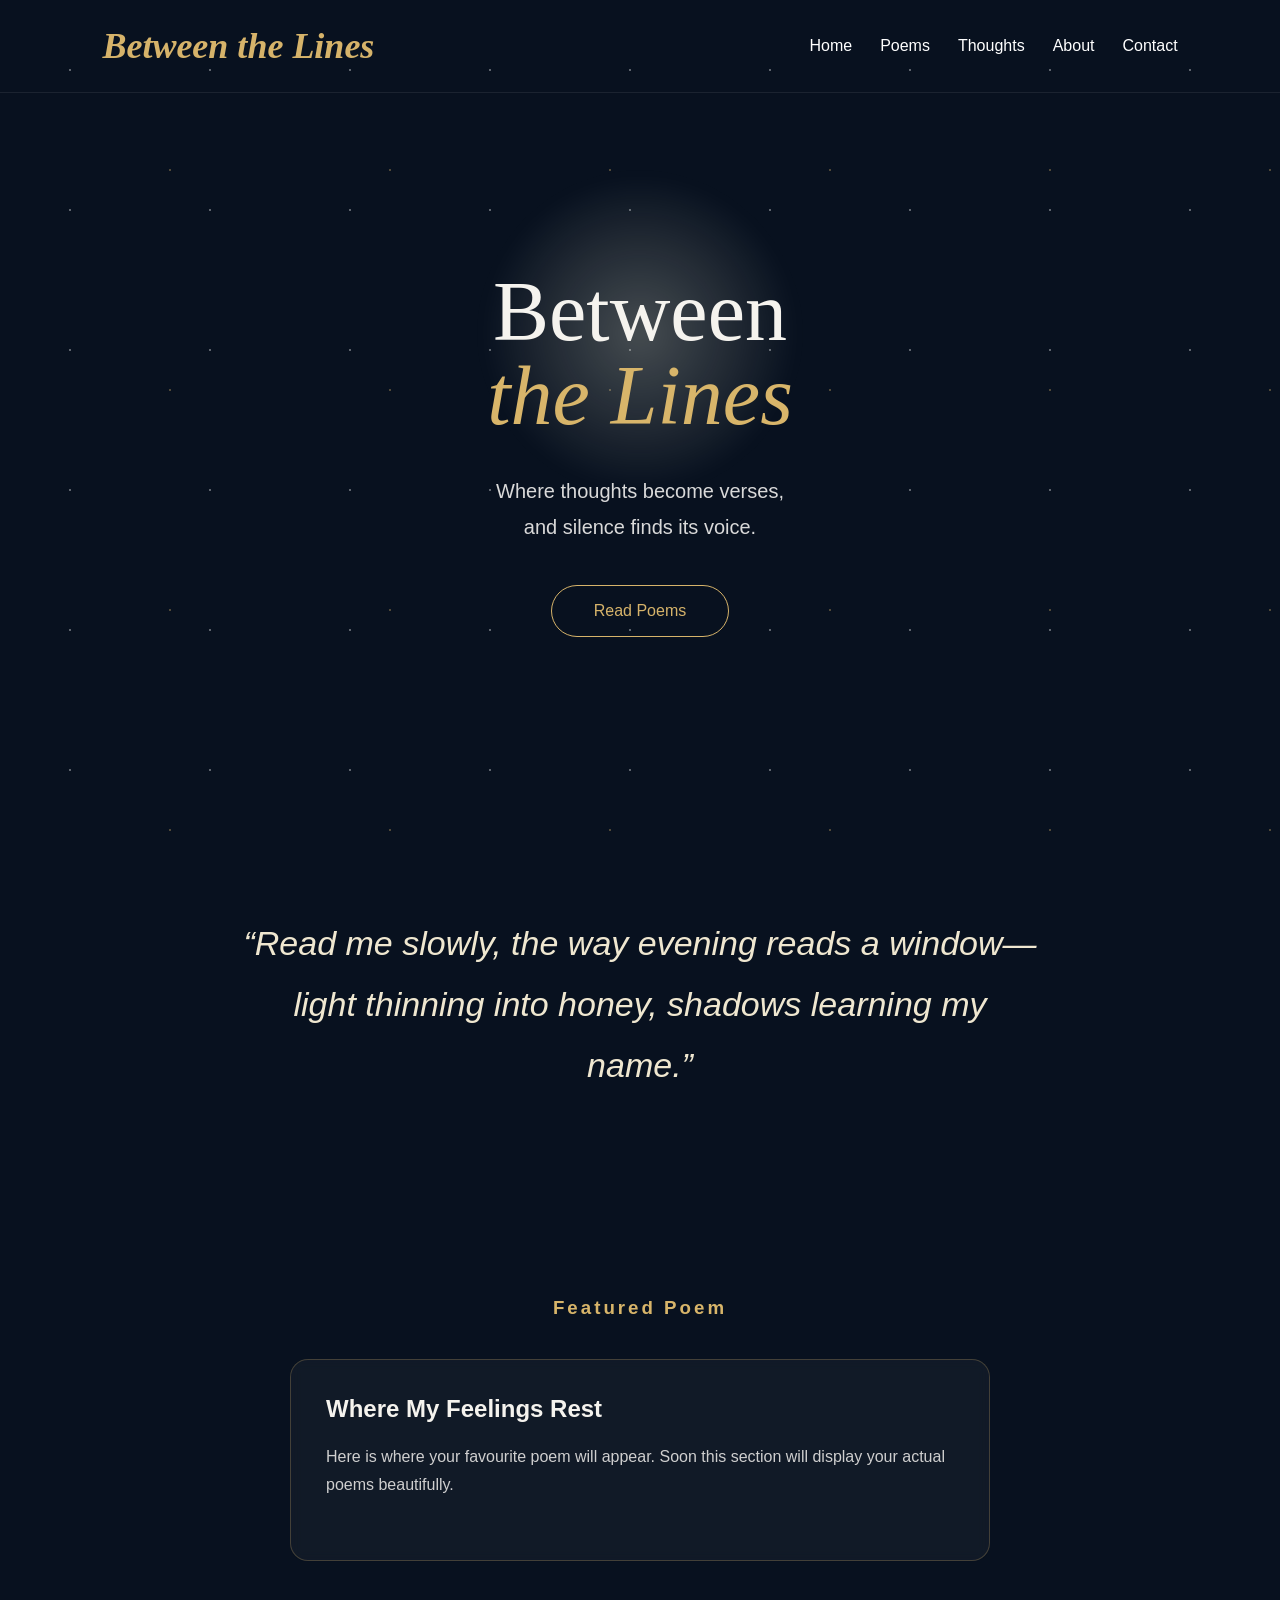
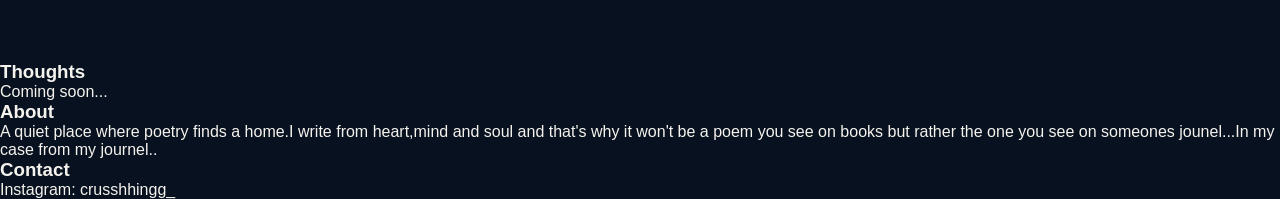
<file: index.html>
<!DOCTYPE html>
<html lang="en">
<head>
    <meta charset="UTF-8">
    <meta name="viewport" content="width=device-width, initial-scale=1.0">
    <title>Between the Lines</title>
    <link rel="stylesheet" href="style.css">
</head>
<body>

<div class="stars"></div>

<nav>
    <h1>Between the Lines</h1>

    <ul>
        <li><a href="#">Home</a></li>
        <li><a href="#featured-poem">Poems</a></li>
        <li><a href="#thoughts">Thoughts</a></li>
        <li><a href="#about">About</a></li>
        <li><a href="#contact">Contact</a></li>
    </ul>
</nav>

<section class="hero">
    <h2>Between <br><span>the Lines</span></h2>

    <p>
        Where thoughts become verses,<br>
        and silence finds its voice.
    </p>

    <a href="poems.html" class="btn">Read Poems</a>
</section>

<section class="quote">
    <p>
        “Read me slowly, the way evening reads a window—light thinning into honey, shadows learning my name.”
    </p>
</section>

<section id="featured-poem" class="featured">
    <h3>Featured Poem</h3>

    <div class="poem-card">
        <h2>Where My Feelings Rest</h2>

        <p>
            Here is where your favourite poem will appear.
            Soon this section will display your actual poems beautifully.
        </p>
    </div>
</section>

<section id="thoughts">
    <h3>Thoughts</h3>
    <p>Coming soon...</p>
</section>

<section id="about">
    <h3>About</h3>
    <p>A quiet place where poetry finds a home.I write from heart,mind and soul and that's why it won't be a poem you see on books but rather the one you see on someones jounel...In my case from my journel..</p>
</section>

<section id="contact">
    <h3>Contact</h3>
    <p>Instagram: crusshhingg_</p>
</section>

<script src="script.js"></script>

</body>
</html>
</file>
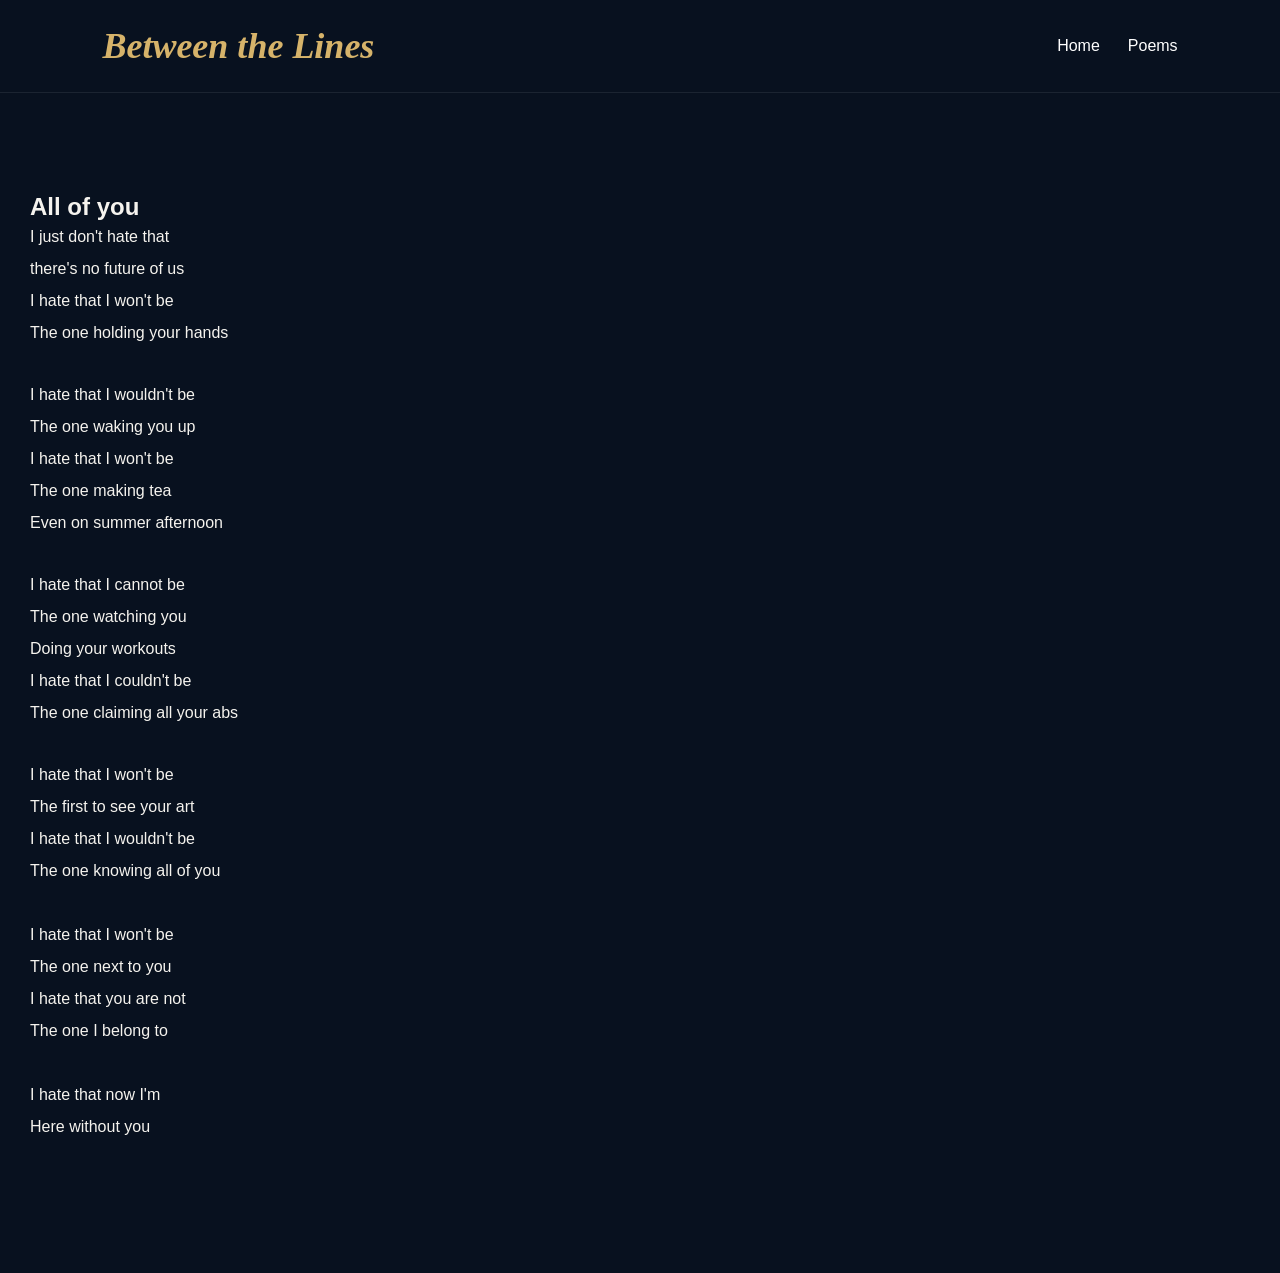
<file: all-of-you.html>
<!DOCTYPE html>
<html lang="en">
<head>
<meta charset="UTF-8">
<meta name="viewport" content="width=device-width, initial-scale=1.0">
<title>All of you | Between the Lines</title>
<link rel="stylesheet" href="style.css">
</head>

<body>

<nav>
<h1>Between the Lines</h1>
<ul>
<li><a href="index.html">Home</a></li>
<li><a href="poems.html">Poems</a></li>
</ul>
</nav>

<section class="featured poem">

<h1>All of you</h1>

<p>
I just don't hate that<br>
there's no future of us<br>
I hate that I won't be<br>
The one holding your hands
</p>

<p>
I hate that I wouldn't be<br>
The one waking you up<br>
I hate that I won't be<br>
The one making tea<br>
Even on summer afternoon
</p>

<p>
I hate that I cannot be<br>
The one watching you<br>
Doing your workouts<br>
I hate that I couldn't be<br>
The one claiming all your abs
</p>

<p>
I hate that I won't be<br>
The first to see your art<br>
I hate that I wouldn't be<br>
The one knowing all of you<br>
<br>
I hate that I won't be<br>
The one next to you<br>
I hate that you are not<br>
The one I belong to<br>
<br>
I hate that now I'm<br>
Here without you
</p>

</section>

</body>
</html>
</file>
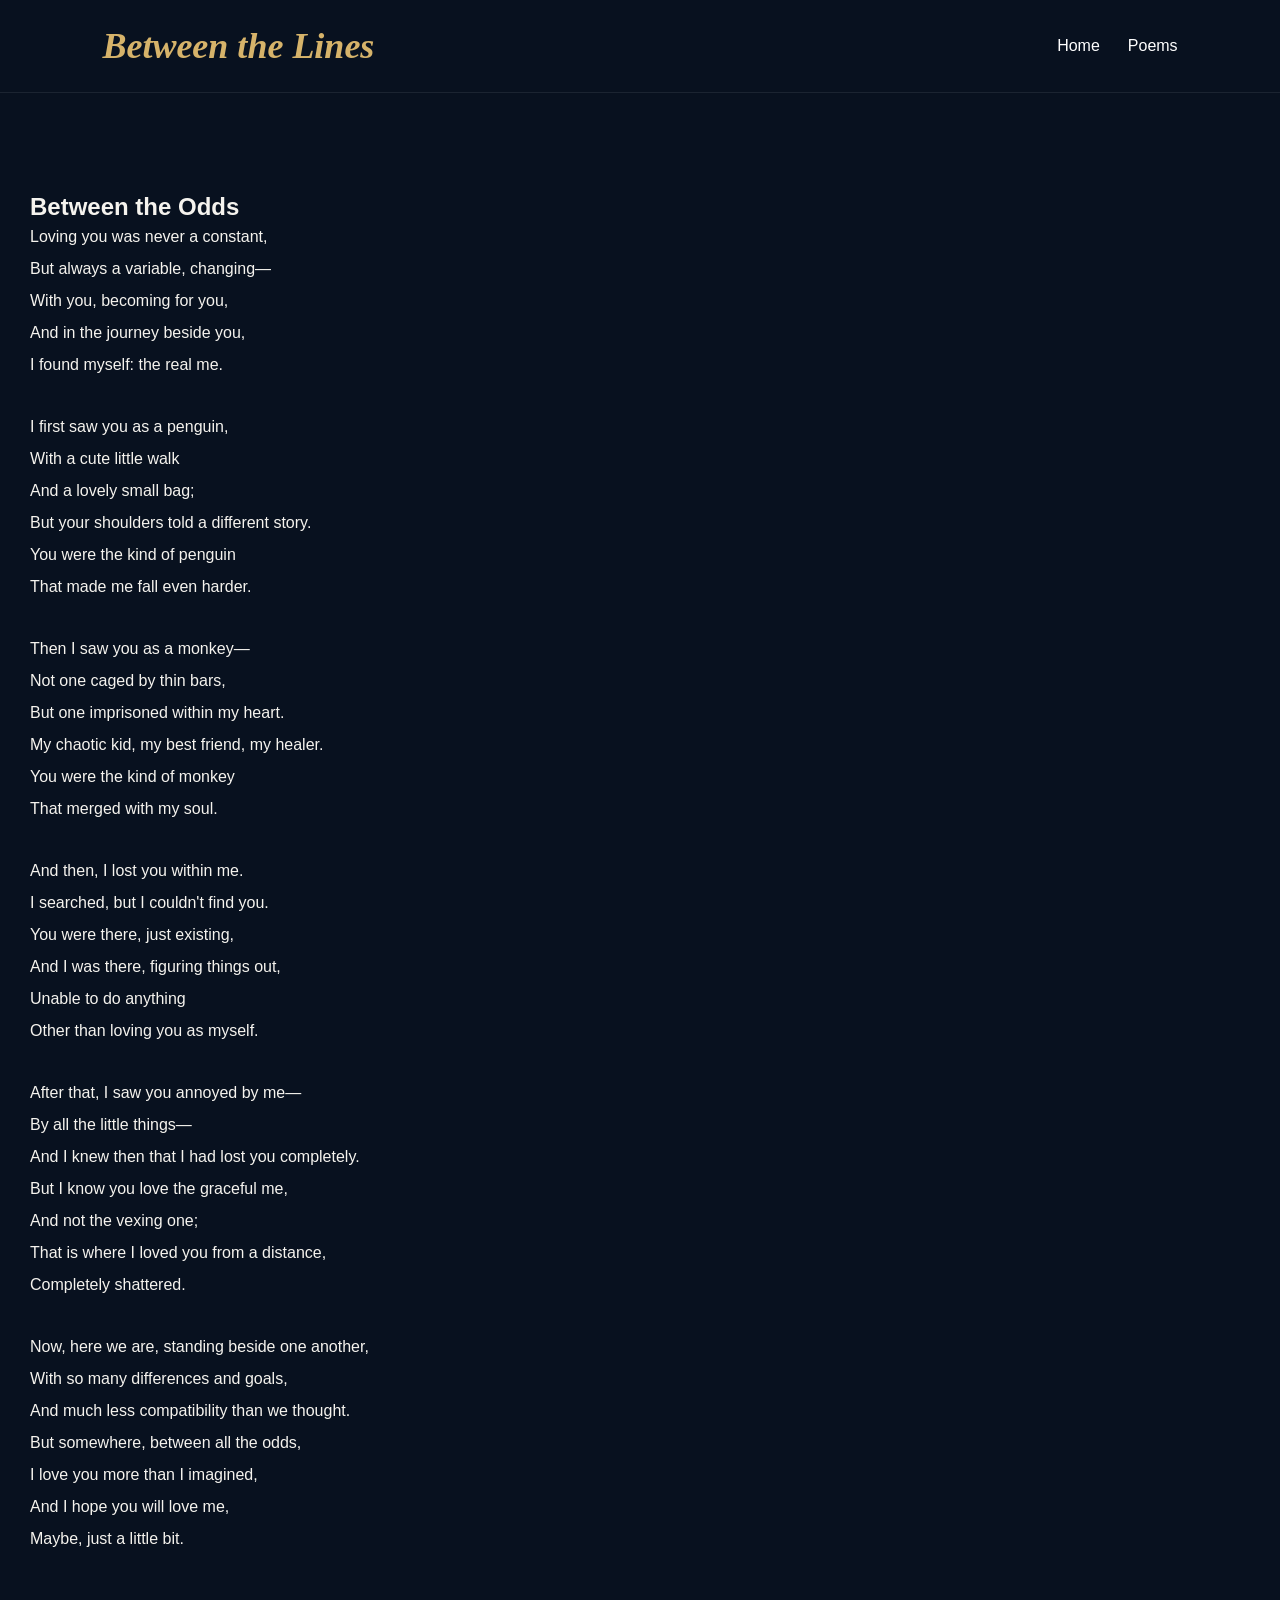
<file: between-the-odds.html>
<!DOCTYPE html>
<html lang="en">
<head>
<meta charset="UTF-8">
<meta name="viewport" content="width=device-width, initial-scale=1.0">
<title>Between the Odds | Between the Lines</title>
<link rel="stylesheet" href="style.css">
</head>

<body>

<nav>
<h1>Between the Lines</h1>
<ul>
<li><a href="index.html">Home</a></li>
<li><a href="poems.html">Poems</a></li>
</ul>
</nav>

<section class="featured poem">

<h1>Between the Odds</h1>

<p>
Loving you was never a constant,<br>
But always a variable, changing—<br>
With you, becoming for you,<br>
And in the journey beside you,<br>
I found myself: the real me.
</p>

<p>
I first saw you as a penguin,<br>
With a cute little walk<br>
And a lovely small bag;<br>
But your shoulders told a different story.<br>
You were the kind of penguin<br>
That made me fall even harder.
</p>

<p>
Then I saw you as a monkey—<br>
Not one caged by thin bars,<br>
But one imprisoned within my heart.<br>
My chaotic kid, my best friend, my healer.<br>
You were the kind of monkey<br>
That merged with my soul.
</p>

<p>
And then, I lost you within me.<br>
I searched, but I couldn't find you.<br>
You were there, just existing,<br>
And I was there, figuring things out,<br>
Unable to do anything<br>
Other than loving you as myself.
</p>

<p>
After that, I saw you annoyed by me—<br>
By all the little things—<br>
And I knew then that I had lost you completely.<br>
But I know you love the graceful me,<br>
And not the vexing one;<br>
That is where I loved you from a distance,<br>
Completely shattered.
</p>

<p>
Now, here we are, standing beside one another,<br>
With so many differences and goals,<br>
And much less compatibility than we thought.<br>
But somewhere, between all the odds,<br>
I love you more than I imagined,<br>
And I hope you will love me,<br>
Maybe, just a little bit.
</p>

</section>

</body>
</html>
</file>
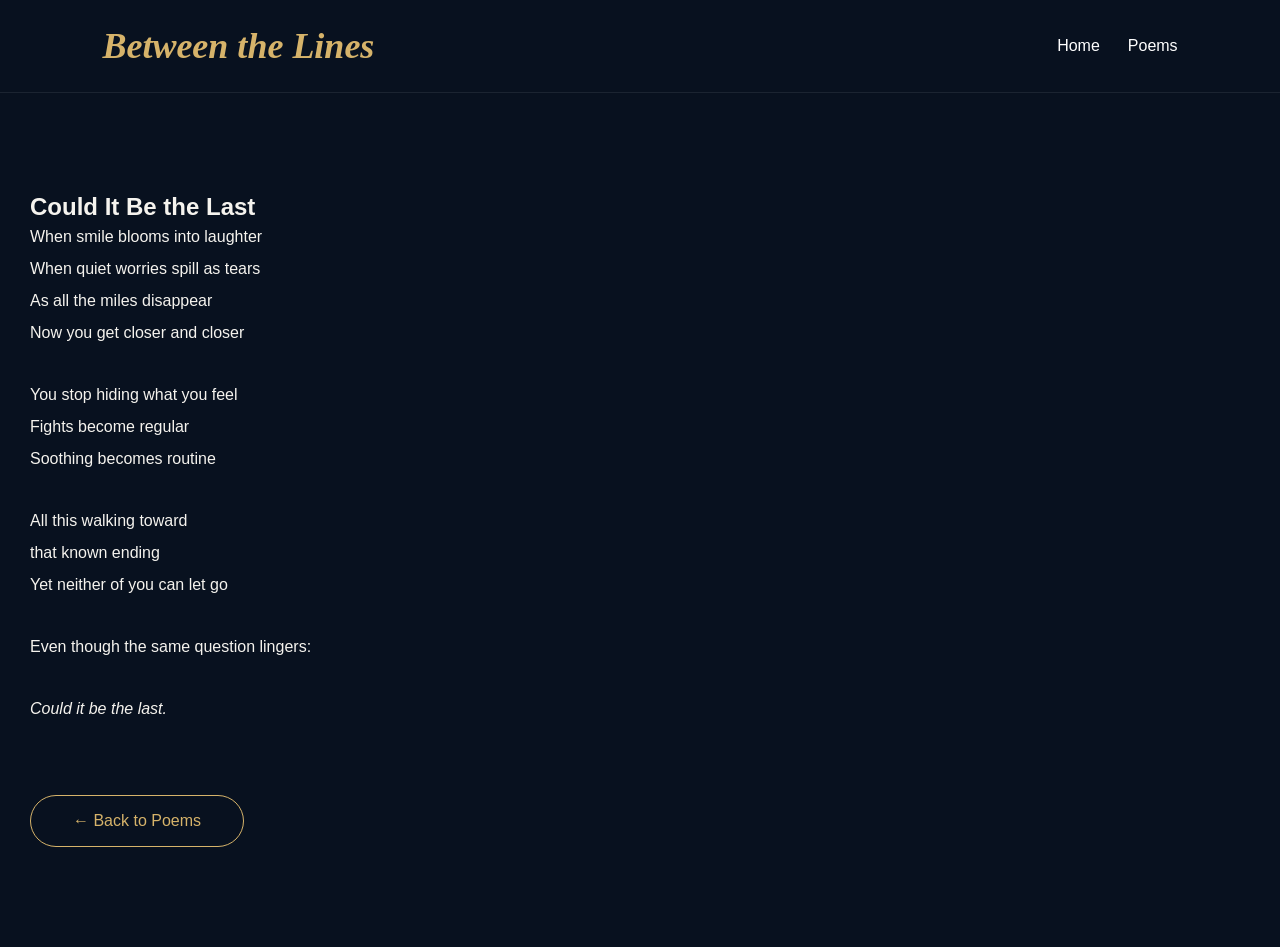
<file: could-it-be-the-last.html>
<!DOCTYPE html>
<html lang="en">
<head>
<meta charset="UTF-8">
<meta name="viewport" content="width=device-width, initial-scale=1.0">
<title>Could It Be the Last | Between the Lines</title>
<link rel="stylesheet" href="style.css">
</head>

<body>

<nav>
<h1>Between the Lines</h1>
<ul>
<li><a href="index.html">Home</a></li>
<li><a href="poems.html">Poems</a></li>
</ul>
</nav>

<section class="featured poem">

<h1>Could It Be the Last</h1>

<p>
When smile blooms into laughter<br>
When quiet worries spill as tears<br>
As all the miles disappear<br>
Now you get closer and closer
</p>

<p>
You stop hiding what you feel<br>
Fights become regular<br>
Soothing becomes routine
</p>

<p>
All this walking toward<br>
that known ending<br>
Yet neither of you can let go
</p>

<p>
Even though the same question lingers:
</p>

<p>
<i>Could it be the last.</i>
</p>

<a href="poems.html" class="btn">← Back to Poems</a>

</section>

</body>
</html>
</file>
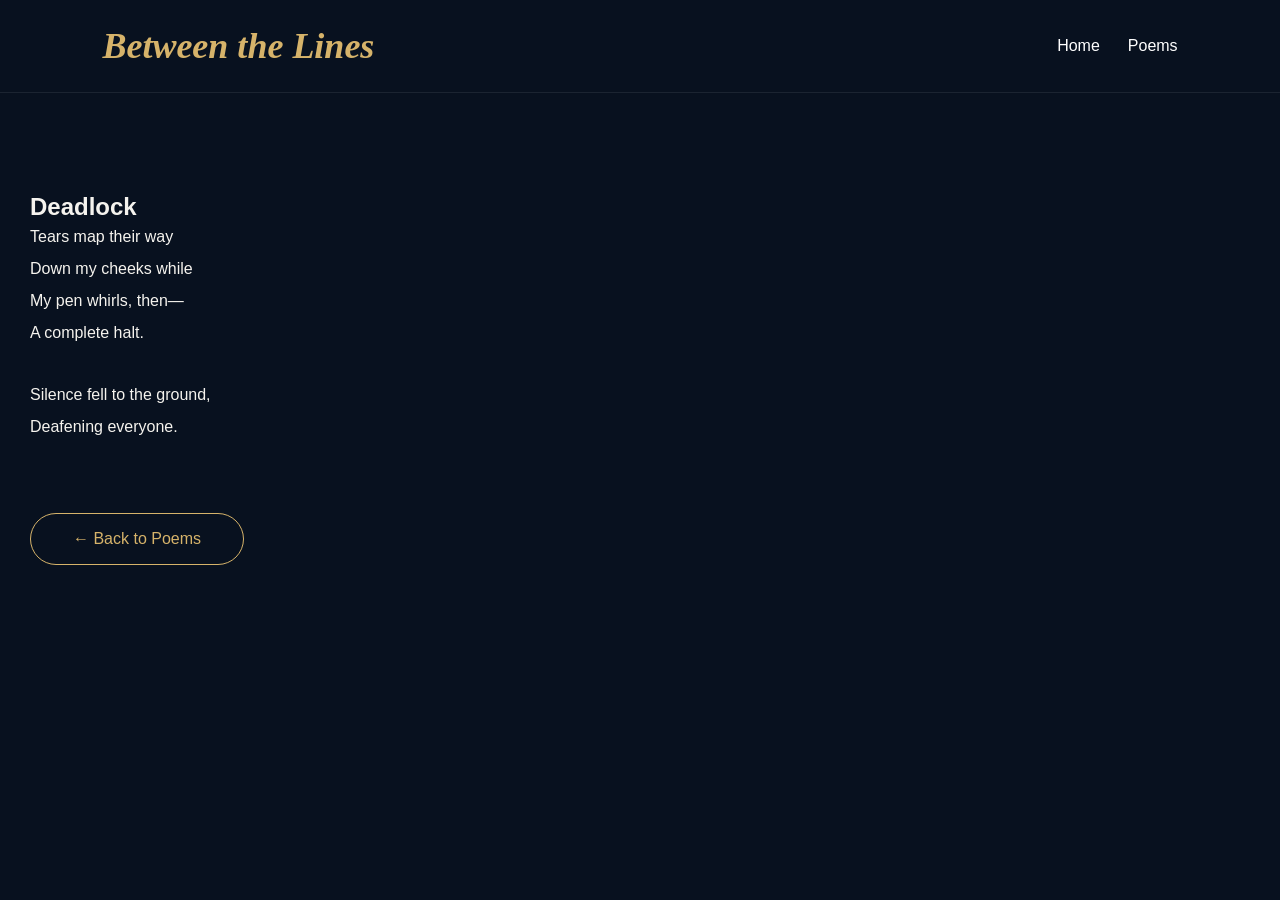
<file: deadlock.html>
<!DOCTYPE html>
<html lang="en">
<head>
<meta charset="UTF-8">
<meta name="viewport" content="width=device-width, initial-scale=1.0">
<title>Deadlock | Between the Lines</title>
<link rel="stylesheet" href="style.css">
</head>

<body>

<nav>
<h1>Between the Lines</h1>
<ul>
<li><a href="index.html">Home</a></li>
<li><a href="poems.html">Poems</a></li>
</ul>
</nav>

<section class="featured poem">

<h1>Deadlock</h1>

<p>
Tears map their way<br>
Down my cheeks while<br>
My pen whirls, then—<br>
A complete halt.
</p>

<p>
Silence fell to the ground,<br>
Deafening everyone.
</p>

<a href="poems.html" class="btn">← Back to Poems</a>

</section>

</body>
</html>
</file>
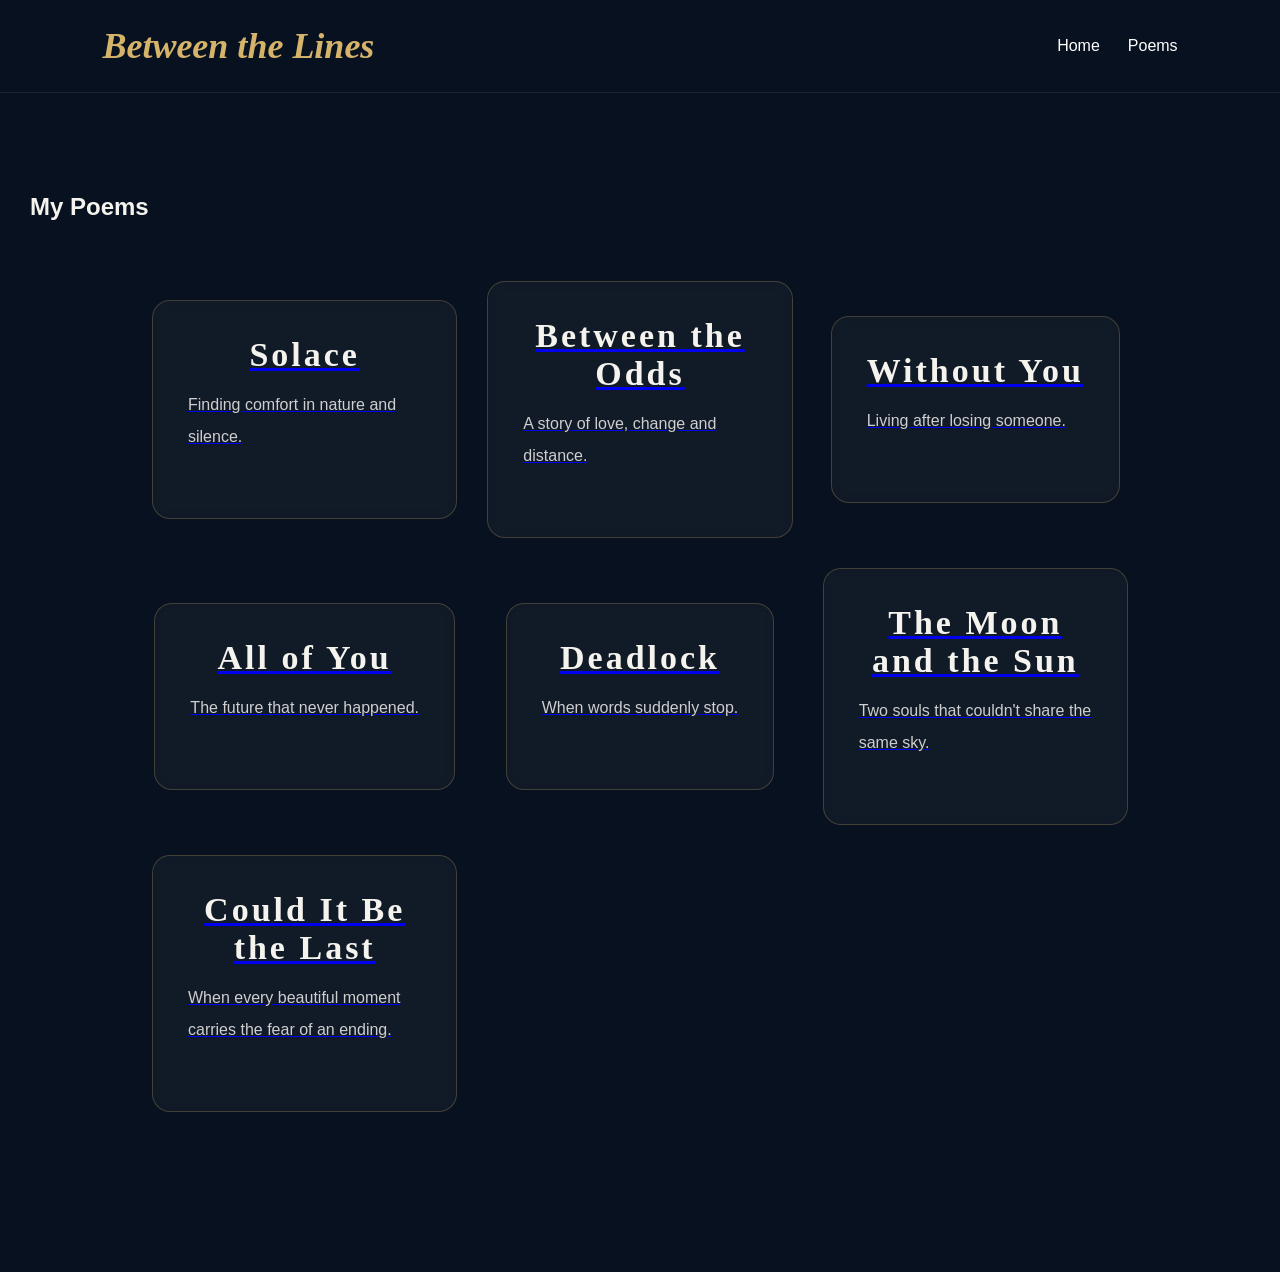
<file: poems.html>
<!DOCTYPE html>
<html lang="en">
<head>
<meta charset="UTF-8">
<meta name="viewport" content="width=device-width, initial-scale=1.0">
<title>Poems | Between the Lines</title>
<link rel="stylesheet" href="style.css">
</head>

<body>

<nav>
    <h1>Between the Lines</h1>
    <ul>
        <li><a href="index.html">Home</a></li>
        <li><a href="poems.html">Poems</a></li>
    </ul>
</nav>

<section class="featured poem">

<h2>My Poems</h2>

<div class="poem-grid">

<a class="poem-card" href="solace.html">
<h3>Solace</h3>
<p>Finding comfort in nature and silence.</p>
</a>

<a class="poem-card" href="between-the-odds.html">
<h3>Between the Odds</h3>
<p>A story of love, change and distance.</p>
</a>

<a class="poem-card" href="without-you.html">
<h3>Without You</h3>
<p>Living after losing someone.</p>
</a>

<a class="poem-card" href="all-of-you.html">
<h3>All of You</h3>
<p>The future that never happened.</p>
</a>

<a class="poem-card" href="deadlock.html">
<h3>Deadlock</h3>
<p>When words suddenly stop.</p>
</a>

<a class="poem-card" href="moon.html">
<h3>The Moon and the Sun</h3>
<p>Two souls that couldn't share the same sky.</p>
</a>
<a class="poem-card" href="could-it-be-the-last.html">
    <h3>Could It Be the Last</h3>
    <p>When every beautiful moment carries the fear of an ending.</p>
</a>
</div>

</section>

</body>
</html>
</file>
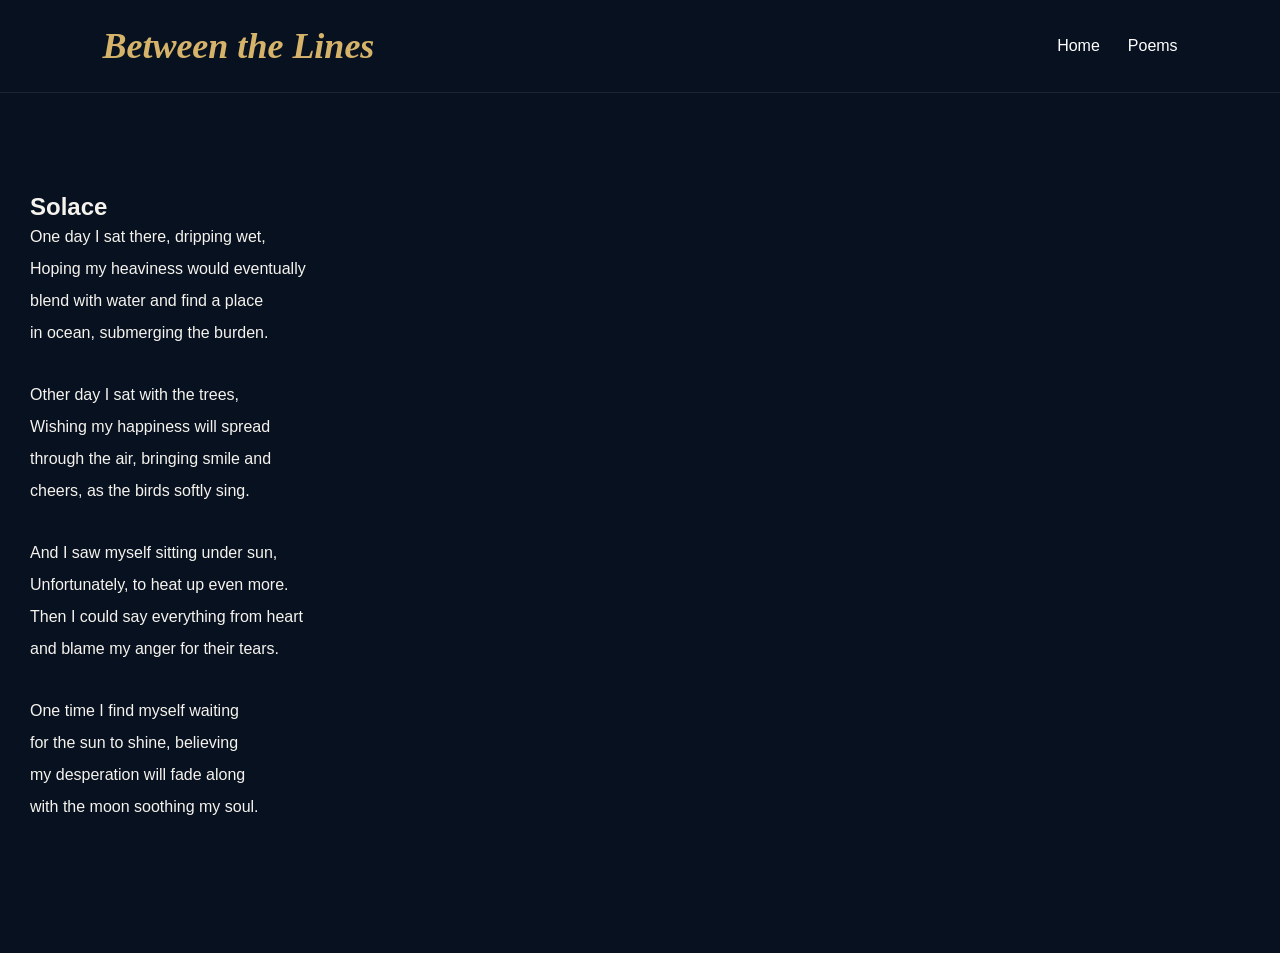
<file: solace.html>
<!DOCTYPE html>
<html lang="en">
<head>
<meta charset="UTF-8">
<meta name="viewport" content="width=device-width, initial-scale=1.0">
<title>Solace | Between the Lines</title>
<link rel="stylesheet" href="style.css">
</head>

<body>

<nav>
<h1>Between the Lines</h1>
<ul>
<li><a href="index.html">Home</a></li>
<li><a href="poems.html">Poems</a></li>
</ul>
</nav>

<section class="featured poem">

<h1>Solace</h1>

<p>
One day I sat there, dripping wet,<br>
Hoping my heaviness would eventually<br>
blend with water and find a place<br>
in ocean, submerging the burden.<br>

</p>

<p>
Other day I sat with the trees,<br>
Wishing my happiness will spread<br>
through the air, bringing smile and<br>
cheers, as the birds softly sing.<br>

</p>

<p>
And I saw myself sitting under sun,<br>
Unfortunately, to heat up even more.<br>
Then I could say everything from heart<br>
and blame my anger for their tears.<br>

</p>

<p>
One time I find myself waiting<br>
for the sun to shine, believing<br>
my desperation will fade along<br>
with the moon soothing my soul.<br>

</p>

</section>

</body>
</html>
</file>
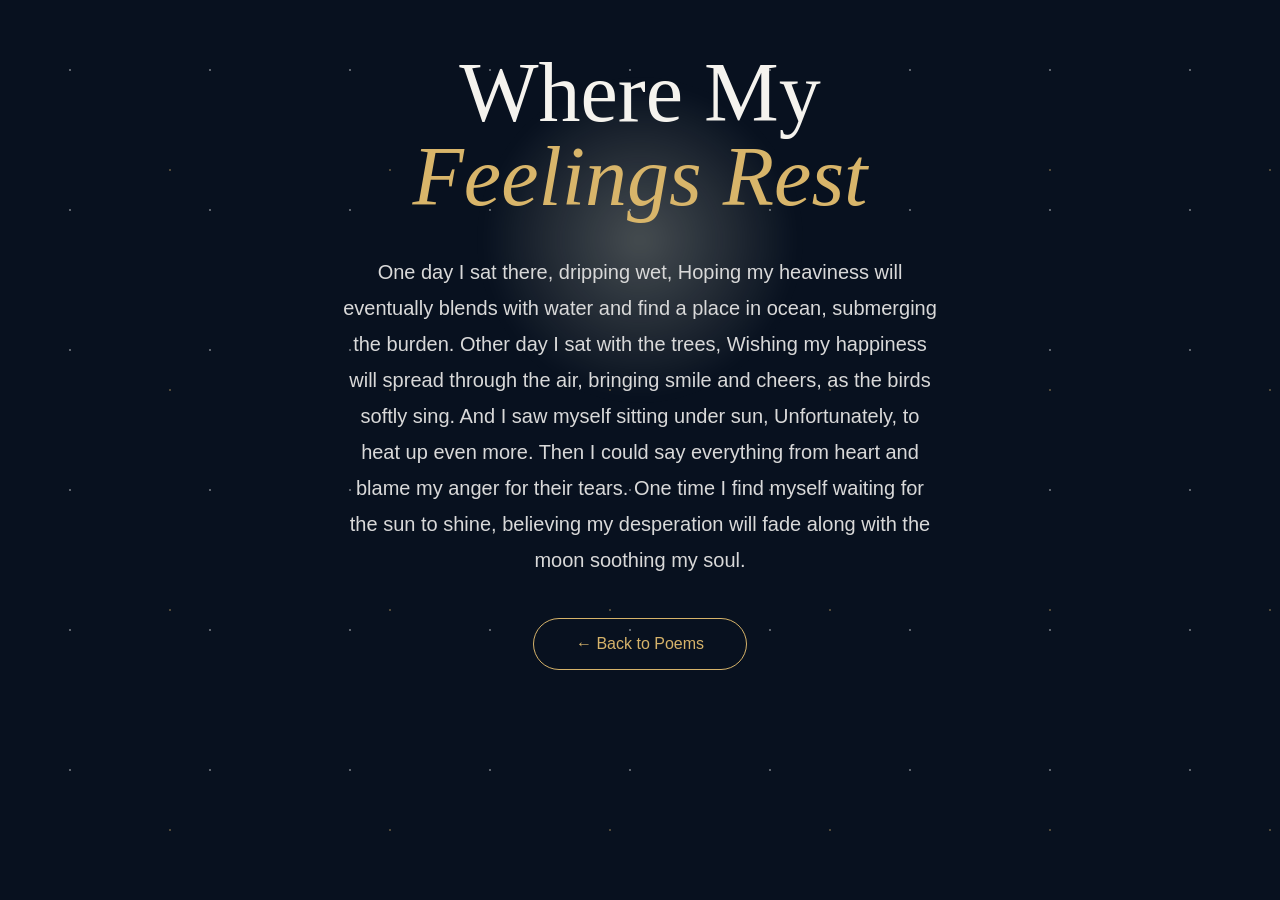
<file: where-my-feelings-rest.html>
<!DOCTYPE html>
<html lang="en">

<head>

<meta charset="UTF-8">
<meta name="viewport" content="width=device-width, initial-scale=1.0">

<title>Where My Feelings Rest</title>

<link rel="stylesheet" href="style.css">

</head>

<body>

<div class="stars"></div>

<section class="hero">

<h2>
Where My<br>
<span>Feelings Rest</span>
</h2>

<p>

One day I sat there, dripping wet,
Hoping my heaviness will eventually
blends with water and find a place
in ocean, submerging the burden.

Other day I sat with the trees,
Wishing my happiness will spread
through the air, bringing smile and
cheers, as the birds softly sing.

And I saw myself sitting under sun,
Unfortunately, to heat up even more.
Then I could say everything from heart
and blame my anger for their tears.

One time I find myself waiting
for the sun to shine, believing
my desperation will fade along
with the moon soothing my soul.


</p>

<a href="poems.html" class="btn">

← Back to Poems

</a>

</section>

</body>

</html>
</file>
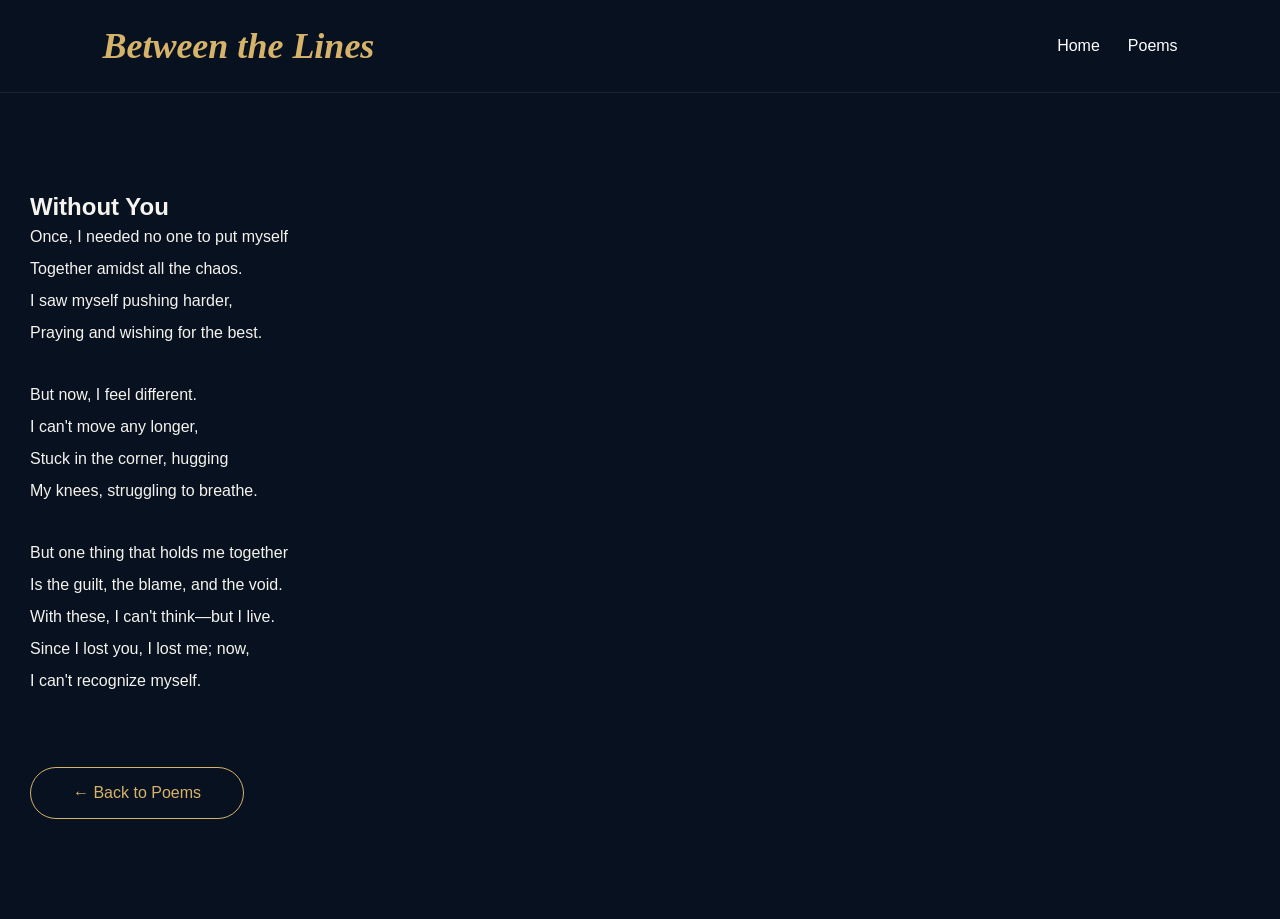
<file: without-you.html>
<!DOCTYPE html>
<html lang="en">
<head>
<meta charset="UTF-8">
<meta name="viewport" content="width=device-width, initial-scale=1.0">
<title>Without You | Between the Lines</title>
<link rel="stylesheet" href="style.css">
</head>

<body>

<nav>
<h1>Between the Lines</h1>
<ul>
<li><a href="index.html">Home</a></li>
<li><a href="poems.html">Poems</a></li>
</ul>
</nav>

<section class="featured poem">

<h1>Without You</h1>

<p>
Once, I needed no one to put myself<br>
Together amidst all the chaos.<br>
I saw myself pushing harder, <br>
Praying and wishing for the best.<br>

</p>

<p>
But now, I feel different.<br>
I can't move any longer, <br>
Stuck in the corner, hugging<br>
My knees, struggling to breathe.<br>

</p>

<p>
But one thing that holds me together<br>
Is the guilt, the blame, and the void.<br>
With these, I can't think—but I live. <br>
Since I lost you, I lost me; now,<br>
 I can't recognize myself.<br>

</p>

<a href="poems.html" class="btn">← Back to Poems</a>

</section>

</body>
</html>
</file>
<file: style.css>
*{
    margin:0;
    padding:0;
    box-sizing:border-box;
}

body{
    font-family: Georgia, serif;
    background:#0b1020;
    color:#f5f3ee;
}

nav{
    display:flex;
    justify-content:space-between;
    align-items:center;
    padding:25px 8%;
    border-bottom:1px solid rgba(255,255,255,.08);
}

nav h1{
    color:#d8b56a;
    font-style:italic;
    font-weight:400;
}

nav ul{
    display:flex;
    list-style:none;
    gap:35px;
}

nav a{
    text-decoration:none;
    color:#ddd;
    transition:.3s;
}

nav a:hover{
    color:#d8b56a;
}

.hero{
    min-height:90vh;
    display:flex;
    flex-direction:column;
    justify-content:center;
    align-items:center;
    text-align:center;
    padding:30px;
    position:relative;
    overflow:hidden;
}

.hero::before{
    content:"";
    position:absolute;
    width:300px;
    height:300px;
    border-radius:50%;
    background:radial-gradient(circle,
    rgba(255,255,220,.28) 0%,
    rgba(255,255,220,.08) 45%,
    transparent 75%);
    top:90px;
    left:50%;
    transform:translateX(-50%);
    filter:blur(2px);
    z-index:0;
}

.hero h2,
.hero p,
.hero button{
    position:relative;
    z-index:1;
}
}

.hero h2{
    font-size:72px;
    color:white;
    line-height:1;
}

.hero h2 span{
    color:#d8b56a;
    font-style:italic;
}

.hero p{
    margin-top:35px;
    font-size:22px;
    line-height:1.8;
    color:#d4d4d4;
}

button{
    margin-top:45px;
    padding:18px 45px;
    background:transparent;
    color:#d8b56a;
    border:2px solid #d8b56a;
    font-size:18px;
    cursor:pointer;
    transition:.3s;
}

button:hover{
    background:#d8b56a;
    color:#111;
    box-shadow:0 0 25px rgba(216,181,106,.6);
}
}

@media(max-width:700px){

nav{
flex-direction:column;
gap:15px;
}

nav ul{
flex-wrap:wrap;
justify-content:center;
gap:18px;
}

.hero h2{
font-size:56px;
}

.hero p{
font-size:18px;
}

}.quote{
padding:100px 30px;
text-align:center;
}

.quote p{
font-size:34px;
font-style:italic;
line-height:1.8;
max-width:800px;
margin:auto;
color:#efe7d0;
opacity:0;
animation:fadeUp 1.5s forwards;
}

@keyframes fadeUp{

from{
opacity:0;
transform:translateY(40px);
}

to{
opacity:1;
transform:translateY(0);
}

}.hero h2{
    animation:titleFade 2s ease;
}

@keyframes titleFade{

from{
opacity:0;
transform:translateY(35px);
}

to{
opacity:1;
transform:translateY(0);
}

}.stars{
    position:fixed;
    inset:0;
    pointer-events:none;
    z-index:-1;
    background-image:
        radial-gradient(circle, rgba(255,255,255,.8) 1px, transparent 1px),
        radial-gradient(circle, rgba(216,181,106,.8) 1px, transparent 1px);
    background-size:120px 120px, 180px 180px;
    background-position:0 0, 60px 60px;
    animation:twinkle 8s linear infinite;
}

@keyframes twinkle{
    0%{
        opacity:.4;
    }
    50%{
        opacity:1;
    }
    100%{
        opacity:.4;
    }
}.featured{
    padding:100px 30px;
}

.featured h3{
    color:#d8b56a;
    text-align:center;
    margin-bottom:40px;
    letter-spacing:3px;
}

.poem-card{
    max-width:700px;
    margin:auto;
    border:1px solid rgba(216,181,106,.3);
    padding:40px;
    border-radius:18px;
    background:rgba(255,255,255,.03);
}

.poem-card h2{
    margin-bottom:20px;
    color:#f5f3ee;
}

.poem-card p{
    line-height:1.8;
    color:#d0d0d0;
}/* Google Font */
@import url('https://fonts.googleapis.com/css2?family=Cormorant+Garamond:wght@300;400;600&family=Inter:wght@300;400;500&display=swap');

*{
margin:0;
padding:0;
box-sizing:border-box;
}

body{
background:#08111f;
color:#f5f3ee;
font-family:'Inter',sans-serif;
overflow-x:hidden;
}

/* ---------- Stars ---------- */

.stars{
position:fixed;
inset:0;
z-index:-2;

background-image:
radial-gradient(circle,#ffffff 1px,transparent 1px),
radial-gradient(circle,#d6b36a 1px,transparent 1px);

background-size:140px 140px,
220px 220px;

opacity:.35;
animation:twinkle 8s infinite;
}

@keyframes twinkle{

0%,100%{
opacity:.25;
}

50%{
opacity:.6;
}

}

/* ---------- Navigation ---------- */

nav{

display:flex;

justify-content:space-between;

align-items:center;

padding:25px 8%;

}

nav h1{

font-family:'Cormorant Garamond',serif;

font-size:36px;

font-weight:600;

color:#d6b36a;

}

nav ul{

display:flex;

gap:28px;

list-style:none;

}

nav a{

text-decoration:none;

color:white;

transition:.3s;

}

nav a:hover{

color:#d6b36a;

}

/* ---------- Hero ---------- */

.hero{

min-height:80vh;

display:flex;

flex-direction:column;

justify-content:center;

align-items:center;

text-align:center;

position:relative;

padding:20px;

}

.hero::before{

content:"";

position:absolute;

width:320px;

height:320px;

border-radius:50%;

background:radial-gradient(circle,
rgba(255,255,230,.25),
transparent 70%);

top:80px;

filter:blur(8px);

}

.hero h2{

font-family:'Cormorant Garamond',serif;

font-size:84px;

font-weight:400;

line-height:1;

position:relative;

animation:fade 2s;

}

.hero span{

color:#d6b36a;

font-style:italic;

}

.hero p{

margin-top:35px;

font-size:20px;

max-width:600px;

line-height:1.8;

color:#d9d9d9;

position:relative;

}

.btn{

margin-top:40px;

display:inline-block;

padding:16px 42px;

border:1px solid #d6b36a;

color:#d6b36a;

text-decoration:none;

transition:.4s;

border-radius:50px;

}

.btn:hover{

background:#d6b36a;

color:#08111f;

box-shadow:0 0 30px rgba(214,179,106,.5);

}

/* ---------- Intro ---------- */

.intro{

padding:90px 12%;

text-align:center;

}

.intro h3{

font-family:'Cormorant Garamond',serif;

font-size:48px;

margin-bottom:20px;

color:#d6b36a;

}

.intro p{

max-width:700px;

margin:auto;

line-height:2;

font-size:18px;

color:#d0d0d0;

}

/* ---------- Footer ---------- */

footer{

padding:40px;

text-align:center;

color:#999;

border-top:1px solid rgba(255,255,255,.08);

}

/* ---------- Animation ---------- */

@keyframes fade{

from{

opacity:0;

transform:translateY(30px);

}

to{

opacity:1;

transform:translateY(0);

}

}

/* ---------- Mobile ---------- */

@media(max-width:768px){

nav{

flex-direction:column;

gap:20px;

}

nav ul{

flex-wrap:wrap;

justify-content:center;

}

.hero h2{

font-size:56px;

}

.hero::before{

width:220px;

height:220px;

}

}/* ---------- Poems Page ---------- */

.poem-grid{
display:grid;
grid-template-columns:repeat(auto-fit,minmax(280px,1fr));
gap:30px;
padding:60px 10%;
}

.poem-card{
background:rgba(255,255,255,.04);
border:1px solid rgba(214,179,106,.25);
padding:35px;
border-radius:18px;
transition:.4s;
backdrop-filter:blur(6px);
}

.poem-card:hover{
transform:translateY(-10px);
border-color:#d6b36a;
box-shadow:0 0 25px rgba(214,179,106,.15);
}

.poem-card h3{
font-family:'Cormorant Garamond',serif;
font-size:34px;
margin-bottom:15px;
color:#f5f3ee;
}

.poem-card p{
line-height:1.8;
margin-bottom:25px;
color:#cfcfcf;
}

.poem-card a{
text-decoration:none;
color:#d6b36a;
font-weight:600;
}.poem p{
    margin-bottom:30px;
    line-height:2;
}
</file>
